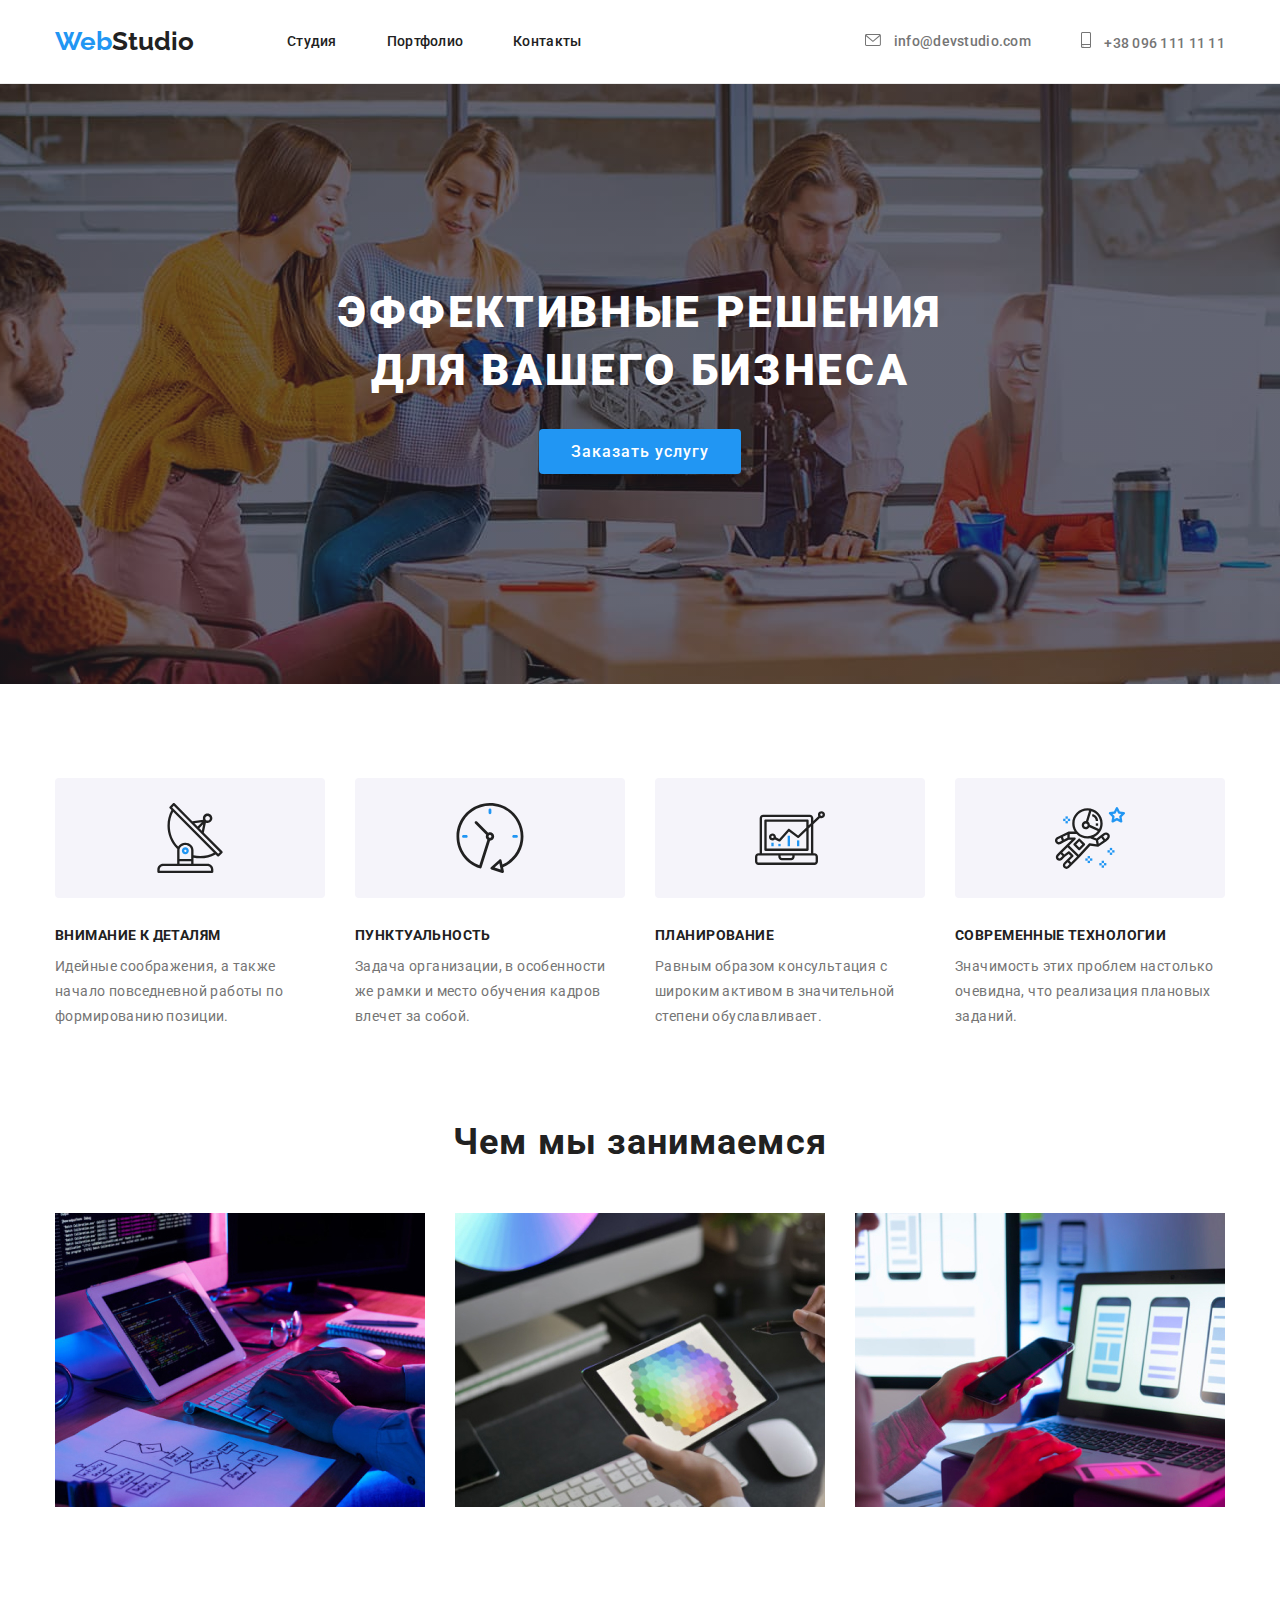
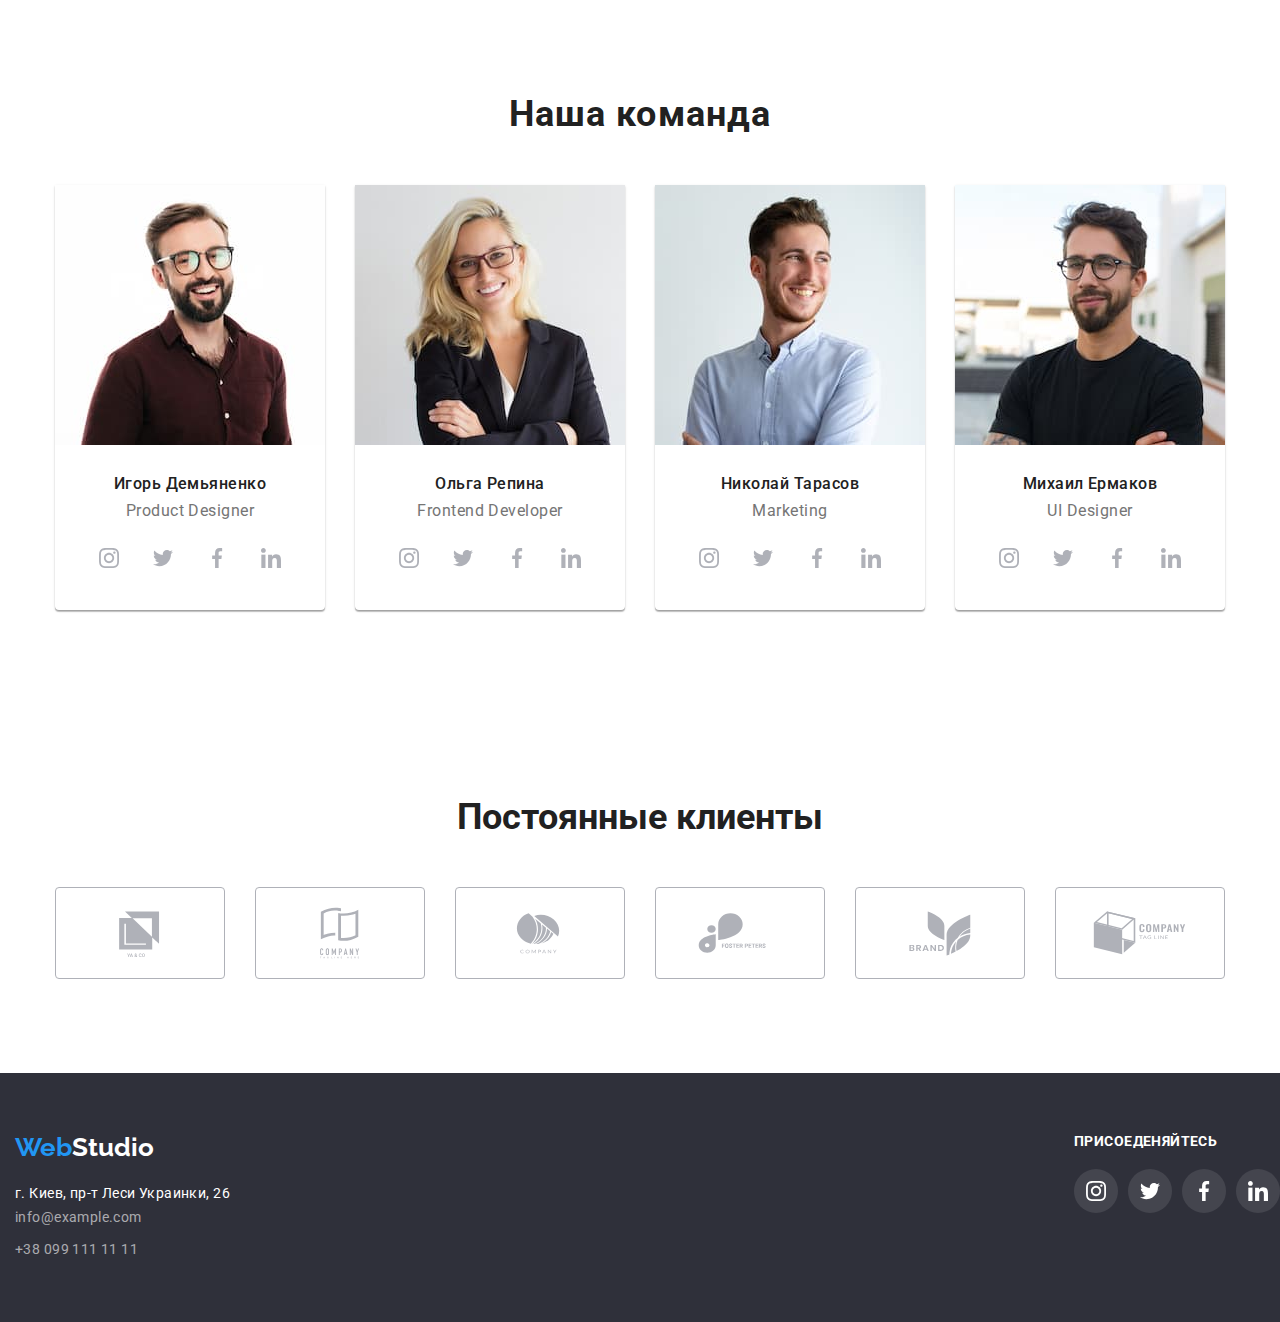
<file: index.html>
<!DOCTYPE html>
<html lang="ru">
<head>
    <meta charset="UTF-8">
    <meta http-equiv="X-UA-Compatible" content="IE=edge">
    <meta name="viewport" content="width=device-width, initial-scale=1.0">
    <title>Главная</title>
    <link rel="preconnect" href="https://fonts.gstatic.com" crossorigin>
    <link href="https://fonts.googleapis.com/css2?family=Raleway:wght@700&family=Roboto:wght@400;500;700;900&display=swap" rel="stylesheet">
    <link rel="stylesheet" href="./css/modern-normalize.css">
    <link rel="stylesheet" href="./css/reset.css">
    <link rel="stylesheet" href="./css/styles.css">

</head>
<body>
    <header class="header">
        <div class="container">
        <nav class="header-navigation">
        <a class="logo-header" href=""><span>Web</span>Studio </a>
        <ul class="list-header">
            <li class="item"><a class="link" href="">Студия</a></li>
            <li class="item"><a class="link" href="./portfolio.html">Портфолио</a></li>
            <li class="item"><a class="link" href="">Контакты</a></li>
        </ul>
        <ul class="tel-navigation">
            <li class="item item-mail">
                <a class="link link-mail" href="">
                <svg class="link-icon"  width="16" height="12">
                    <use href="./images/icons.svg#icon-envelope"></use> 
                </svg> 
                info@devstudio.com</a>
        </li>
            <li class="item item-tel"><a class="link link-tel" href="">
                <svg class="link-icon" width="10" height="16">
                    <use href="./images/icons.svg#icon-smartphone"></use>
                </svg>
                +38 096 111 11 11</a></li>
        </ul>
    </nav> 
</div>
    </header>
<main>
    <section class="section-hero">
        <h1 class="title-hero">ЭФФЕКТИВНЫЕ РЕШЕНИЯ ДЛЯ ВАШЕГО БИЗНЕСА</h1>
            <button class="button-hero" type="button">Заказать услугу</button>
        </section>
    
    <section class="section-aside">
        <div class="container">
        <ul class="section-list">
            <li>
               <div class="box-icon">
                   <svg class="box-icon-img" width="70" height="70">
                       <use href="./images/icons.svg#icon-antenna"></use>
                   </svg>
               </div>
                <h3>ВНИМАНИЕ К ДЕТАЛЯМ</h3>
            <p>Идейные соображения, а также начало повседневной работы по формированию позиции.</p>
        </li>
            <li>
                <div class="box-icon">
                    <svg class="box-icon-img" width="70" height="70">
                        <use href="./images/icons.svg#icon-clock"></use>
                    </svg>
                </div>
                <h3>ПУНКТУАЛЬНОСТЬ</h3>
            <p>Задача организации, в особенности же рамки и место обучения кадров влечет за собой.</p>
            </li>
            <li>
                <div class="box-icon">
                    <svg class="box-icon-img" width="70" height="70">
                        <use href="./images/icons.svg#icon-diagram"></use>
                    </svg>
                </div>
                <h3>ПЛАНИРОВАНИЕ</h3>
                <p>Равным образом консультация с широким активом в значительной степени обуславливает.</p>
            </li>
            <li> 
                <div class="box-icon">
                    <svg class="box-icon-img" width="70" height="70">
                        <use href="./images/icons.svg#icon-astronaut"></use>
                    </svg>
                </div>
                <h3>СОВРЕМЕННЫЕ ТЕХНОЛОГИИ</h3>
                <p>Значимость этих проблем настолько очевидна, что реализация плановых заданий.</p>
            </li>
        </ul>
    </div>
    </section>
    <section class="section section-img">
        <div class="container">
    <h2>Чем мы занимаемся</h2>
        <ul class="list">
            <li class="item">
                <img src="./images/imagea.jpg" width="370" alt="компьютер">
            </li>
            <li class="item">
                <img src="./images/imageb.jpg" width="370" alt="телефон">
            </li>
            <li class="item">
                <img src="./images/imagec.jpg" width="370" alt="цвет">
            </li>
        </ul>
    </div>
</section>
    <section class="section-team">
        <div class="container">
        <h2>Наша команда</h2>
        
        <ul class="list">
            <li class="item"><img src="./images/igor.jpg" width="270" alt="Игорь Демьяненко">
            <div class="team-item">
                <h3>Игорь Демьяненко</h3>
            <p>Product Designer</p>
            <ul class="team-social-list list">
                <li class="team-social-item">
                    <a class="team-social-link" href="">
                        <svg class="team-social-icon" width="20" height="20">
                            <use href="./images/icons.svg#icon-instagram"></use>
                        </svg>
                    </a>
                </li>
                <li class="team-social-item">
                    <a class="team-social-link" href="">
                        <svg class="team-social-icon" width="20" height="20">
                            <use href="./images/icons.svg#icon-twitter"></use>
                        </svg>
                    </a>
                </li>
                <li class="team-social-item">
                    <a class="team-social-link" href="">
                        <svg class="team-social-icon" width="20" height="20">
                            <use href="./images/icons.svg#icon-facebook"></use>
                        </svg>
                    </a>
                </li>
                <li class="team-social-item">
                    <a class="team-social-link" href="">
                        <svg class="team-social-icon" width="20" height="20">
                            <use href="./images/icons.svg#icon-linkedin"></use>
                        </svg>
                    </a>
                </li>
             </ul>
        </div>
            </li>
         <li class="item"><img src="./images/olga.jpg" width="270" alt="Ольга Репина">
        <div class="team-item">
                <h3>Ольга Репина</h3>
                <p>Frontend Developer</p>
                <ul class="team-social-list list">
                    <li class="team-social-item">
                        <a class="team-social-link" href="">
                            <svg class="team-social-icon" width="20" height="20">
                                <use href="./images/icons.svg#icon-instagram"></use>
                            </svg>
                        </a>
                    </li>
                    <li class="team-social-item">
                        <a class="team-social-link" href="">
                            <svg class="team-social-icon" width="20" height="20">
                                <use href="./images/icons.svg#icon-twitter"></use>
                            </svg>
                        </a>
                    </li>
                    <li class="team-social-item">
                        <a class="team-social-link" href="">
                            <svg class="team-social-icon" width="20" height="20">
                                <use href="./images/icons.svg#icon-facebook"></use>
                            </svg>
                        </a>
                    </li>
                    <li class="team-social-item">
                        <a class="team-social-link" href="">
                            <svg class="team-social-icon" width="20" height="20">
                                <use href="./images/icons.svg#icon-linkedin"></use>
                            </svg>
                        </a>
                    </li>
                 </ul>
            </div>
            </li>
            <li class="item"><img src="./images/nikolay.jpg" width="270" alt="Николай Тарасов">
                <div class="team-item">
                <h3>Николай Тарасов</h3>
            <p>Marketing</p>
            <ul class="team-social-list list">
                <li class="team-social-item">
                    <a class="team-social-link" href="">
                        <svg class="team-social-icon" width="20" height="20">
                            <use href="./images/icons.svg#icon-instagram"></use>
                        </svg>
                    </a>
                </li>
                <li class="team-social-item">
                    <a class="team-social-link" href="">
                        <svg class="team-social-icon" width="20" height="20">
                            <use href="./images/icons.svg#icon-twitter"></use>
                        </svg>
                    </a>
                </li>
                <li class="team-social-item">
                    <a class="team-social-link" href="">
                        <svg class="team-social-icon" width="20" height="20">
                            <use href="./images/icons.svg#icon-facebook"></use>
                        </svg>
                    </a>
                </li>
                <li class="team-social-item">
                    <a class="team-social-link" href="">
                        <svg class="team-social-icon" width="20" height="20">
                            <use href="./images/icons.svg#icon-linkedin"></use>
                        </svg>
                    </a>
                </li>
             </ul>
        </div>
        </li>
        <li class="item"><img src="./images/mihail.jpg" width="270" alt="Михаил Ермаков">
                <div class="team-item">
                <h3>Михаил Ермаков</h3>
                <p>UI Designer</p>
                <ul class="team-social-list list">
                    <li class="team-social-item">
                        <a class="team-social-link" href="">
                            <svg class="team-social-icon" width="20" height="20">
                                <use href="./images/icons.svg#icon-instagram"></use>
                            </svg>
                        </a>
                    </li>
                    <li class="team-social-item">
                        <a class="team-social-link" href="">
                            <svg class="team-social-icon" width="20" height="20">
                                <use href="./images/icons.svg#icon-twitter"></use>
                            </svg>
                        </a>
                    </li>
                    <li class="team-social-item">
                        <a class="team-social-link" href="">
                            <svg class="team-social-icon" width="20" height="20">
                                <use href="./images/icons.svg#icon-facebook"></use>
                            </svg>
                        </a>
                    </li>
                    <li class="team-social-item">
                        <a class="team-social-link" href="">
                            <svg class="team-social-icon" width="20" height="20">
                                <use href="./images/icons.svg#icon-linkedin"></use>
                            </svg>
                        </a>
                    </li>
                 </ul>
            </div>
                </li>
            
        </ul>
    </div>
    </section>
    <section class="section section-client">
<h2>Постоянные клиенты</h2>
<ul class="client-list ">

    <li class="client-item">
        <a class="client-link" href="">
            <svg class="client-icon" width="106" height="60">
                <use href="./images/icons.svg#icon-Logo-1"></use>
            </svg>
        </a>
    </li>

<li class="client-item">
        <a class="client-link" href="">
            <svg class="client-icon" width="106" height="60">
                <use href="./images/icons.svg#icon-Logo-2"></use>
            </svg>
        </a>
    </li>
  
   
    <li class="client-item">
        <a class="client-link" href="">
            <svg class="client-icon" width="106" height="60">
                <use href="./images/icons.svg#icon-Logo-3"></use>
            </svg>
        </a>
    </li>


<li class="client-item">
        <a class="client-link" href="">
            <svg class="client-icon" width="106" height="60">
                <use href="./images/icons.svg#icon-Logo-4"></use>
            </svg>
        </a>
    </li>

   
    <li class="client-item">
        <a class="client-link" href="">
            <svg class="client-icon" width="106" height="60">
                <use href="./images/icons.svg#icon-Logo-5"></use>
            </svg>
        </a>
    </li>

    
    <li class="client-item">
        <a class="client-link" href="">
            <svg class="client-icon" width="106" height="60">
                <use href="./images/icons.svg#icon-Logo-6"></use>
            </svg>
        </a>
    </li>

   
</ul>
    </section>
</main>
<footer>
    <section class="section-footer">
        <div class="container container-footer">
   <a class="logo-footer" href=""><span class="web">Web</span>Studio</a>
    <address class="address">
     <p> г. Киев, пр-т Леси Украинки, 26 </p> 
    <a class="link" href="info@example.com">info@example.com </a> 
    <a class="link link-tel" href="tel:+380991111111">+38 099 111 11 11 </a> 
</address>  
</div>
<div class="join-contacs">
    <p class="join-text">ПРИСОЕДЕНЯЙТЕСЬ</p>
    <ul class="join-list">
        <li class="join-item">
            <a class="join-link" href="">
                <svg class="join-icon" width="20" height="20">
                    <use href="./images/icons.svg#icon-instagram"></use>
                </svg>
            </a>
        </li>
        <li class="join-item">
            <a class="join-link" href="">
                <svg class="join-icon" width="20" height="20">
                    <use href="./images/icons.svg#icon-twitter"></use>
                </svg>
            </a>
        </li>
        <li class="join-item">
            <a class="join-link" href="">
                <svg class="join-icon" width="20" height="20">
                    <use href="./images/icons.svg#icon-facebook"></use>
                </svg>
            </a>
        </li>
        <li class="join-item">
            <a class="join-link" href="">
                <svg class="join-icon" width="20" height="20">
                    <use href="./images/icons.svg#icon-linkedin"></use>
                </svg>
            </a>
        </li>
     </ul>
</div>

</section>

</footer>
</body>
</html>
</file>
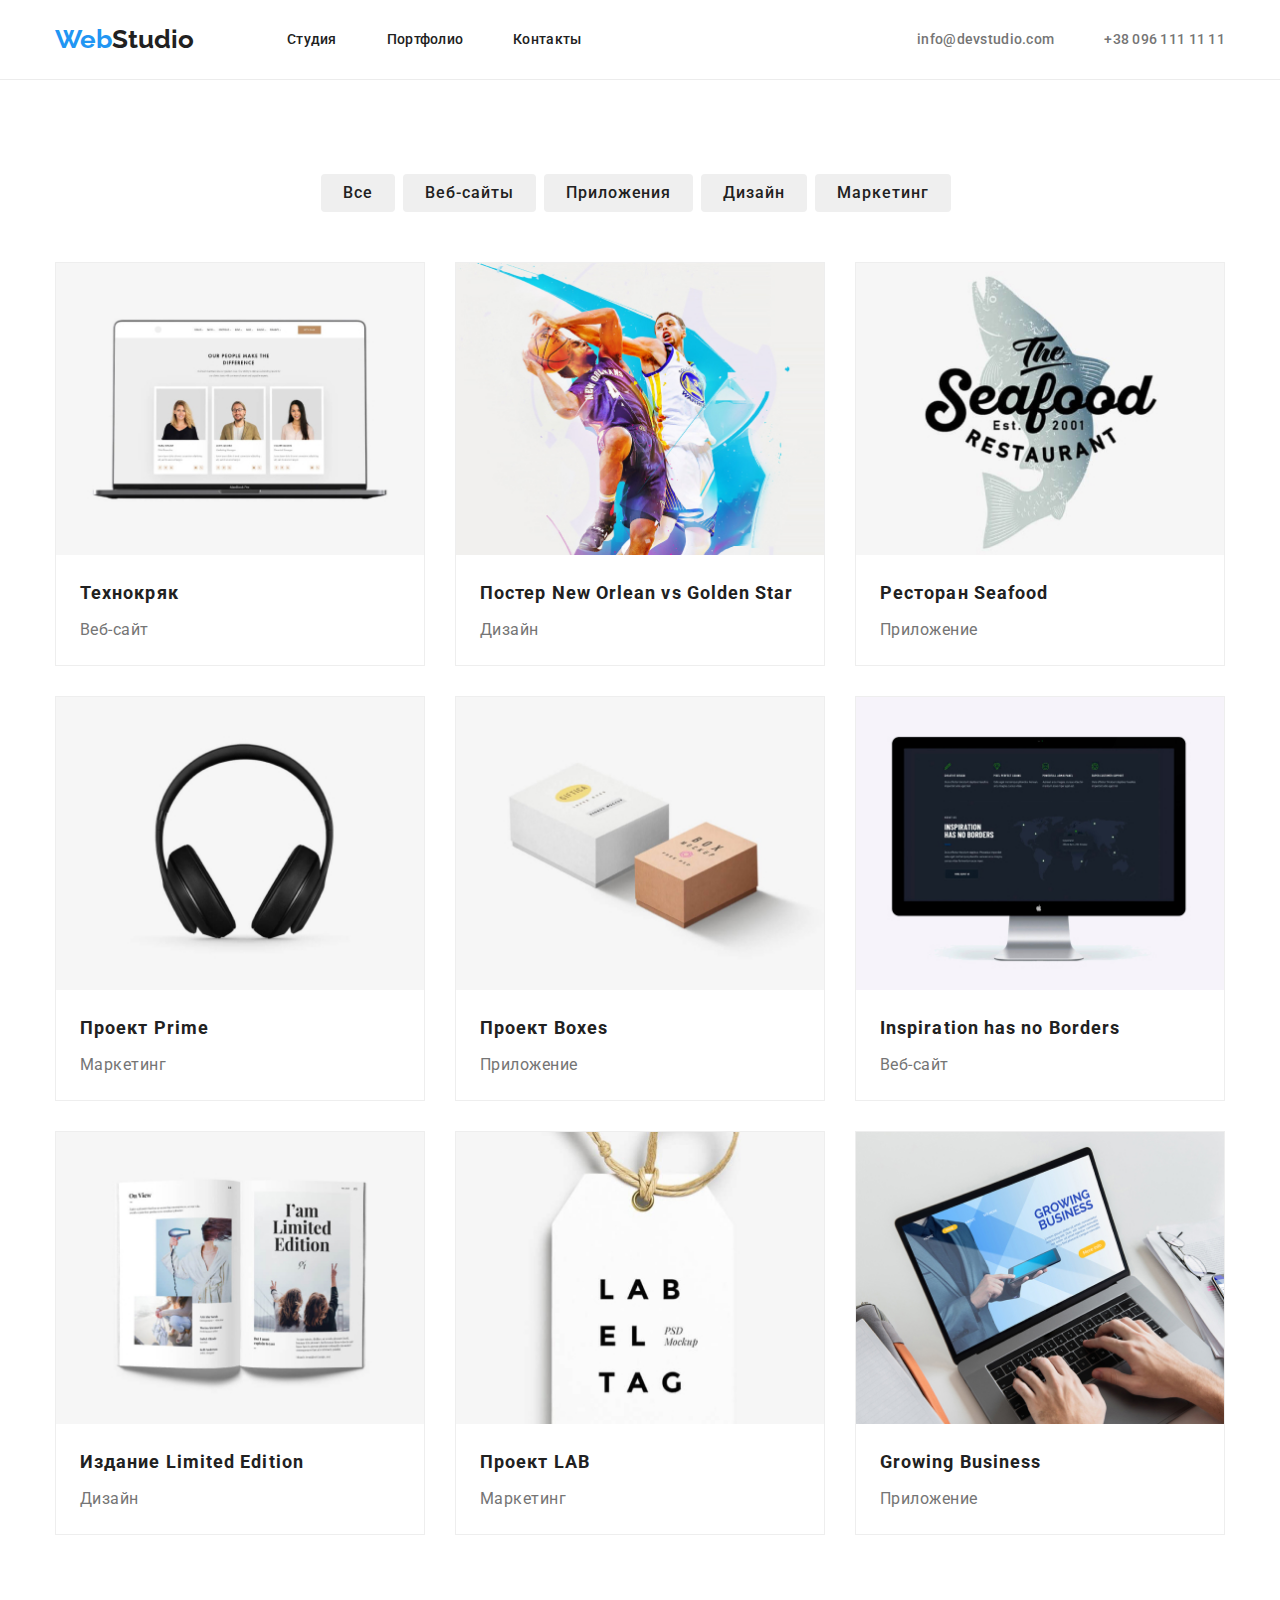
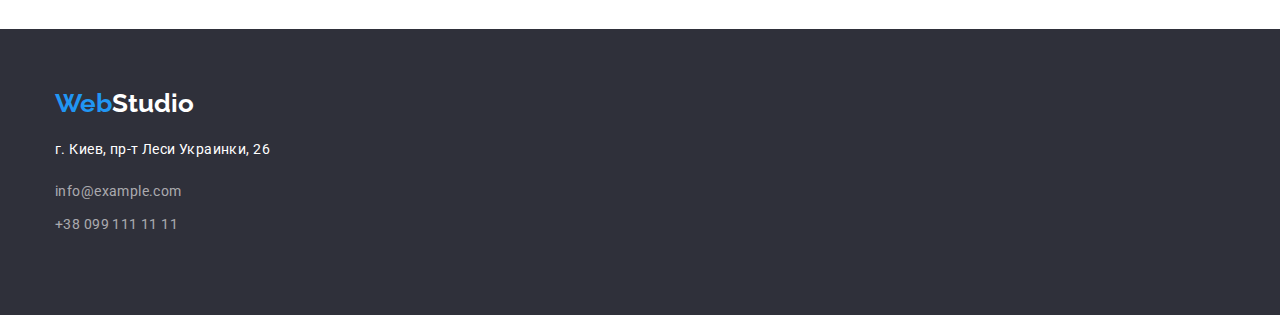
<file: portfolio.html>
<!DOCTYPE html>
<html lang="ru">
<head>
    <meta charset="UTF-8">
    <meta http-equiv="X-UA-Compatible" content="IE=edge">
    <meta name="viewport" content="width=device-width, initial-scale=1.0">
    <title>Портфолио</title>
    <link href="https://fonts.googleapis.com/css2?family=Raleway:wght@700&family=Roboto:wght@400;500;700;900&display=swap" rel="stylesheet">
    <link rel="stylesheet" href="./css/modern-normalize.css" />
    <link rel="stylesheet" href="./css/reset.css">
    <link rel="stylesheet" href="./css/styles.css">
</head>
<body>
    <header class="header">
        <div class="container">
        <nav class="header-navigation">
            <a class="logo-header" href=""><span>Web</span>Studio </a>
            <ul class="list-header">
                <li class="item"><a class="link" href="index.html">Студия</a></li>
                <li class="item"><a class="link" href="./portfolio.html">Портфолио</a></li>
                <li class="item"><a class="link" href="">Контакты</a></li>
            </ul>
            <ul class="tel-navigation">
                <li class="item"><a class="link" href="">info@devstudio.com</a></li>
                <li class="item"><a class="link" href="">+38 096 111 11 11</a></li>
            </ul>
        </nav>
    </div>
        </header>
    <main>
        <section class="button-portfolio">
            <div class="container">
            <ul class="list-portfolio">
            <li class="item-button"><button type="button">Все</button></li>
            <li class="item-button"><button type="button">Веб-сайты</button></li>
            <li class="item-button"><button type="button">Приложения</button></li>
            <li class="item-button"><button type="button">Дизайн</button></li>
            <li class="item-button"><button type="button">Маркетинг</button></li>
            </ul>
        <ul class="list-image">
            <li class="item">
        <img src="./images/portfolio/computer.jpg" width="370px" alt="Технокряк">
        <div class="subtitle">
            <h3>Технокряк</h3>
        <p>Веб-сайт</p>
        </div>
            </li>
            <li class="item">
        <img src="./images/portfolio/bascket.jpg" width="370px" alt="Постер New Orlean vs Golden Star">
        <div class="subtitle">
        <h3>Постер New Orlean vs Golden Star</h3>
        <p>Дизайн</p>
    </div>
            </li>
            <li class="item">
        <img src="./images/portfolio/seafood.jpg" width="370px" alt="Ресторан Seafood">
        <div class="subtitle">
        <h3>Ресторан Seafood</h3>
        <p>Приложение</p>
    </div>
            </li>
            <li class="item">
        <img src="./images/portfolio/pods.jpg" width="370px" alt="Проект Prime">
        <div class="subtitle">
        <h3>Проект Prime</h3>
        <p>Маркетинг</p>
    </div>
            </li>
            <li class="item">
        <img src="./images/portfolio/box.jpg" width="370px" alt="Проект Boxes">
        <div class="subtitle">
        <h3>Проект Boxes</h3>
        <p>Приложение</p>
    </div>
            </li>
            <li class="item">
        <img src="./images/portfolio/comp.jpg" width="370px" alt="Inspiration has no Borders">
        <div class="subtitle">
        <h3>Inspiration has no Borders</h3>
        <p>Веб-сайт</p>
    </div>
            </li>
            <li class="item">
        <img src="./images/portfolio/edition.jpg" width="370px" alt="Издание Limited Edition">
        <div class="subtitle">
        <h3>Издание Limited Edition</h3>
        <p>Дизайн</p>
    </div>
            </li>
            <li class="item">
        <img src="./images/portfolio/labelteg.jpg" width="370px" alt="Проект LAB">
        <div class="subtitle">
        <h3>Проект LAB</h3>
        <p>Маркетинг</p>
    </div>
            </li>
            <li class="item">
        <img src="./images/portfolio/busines.jpg" width="370px" alt="Growing Business">
        <div class="subtitle">
        <h3>Growing Business</h3>
        <p>Приложение</p>
    </div>
            </li>
            </ul> 
        </div>
        </section>
    </main>
    <footer>
        <section class="section-footer footer-portfolio">
            <div class="container">
        <a class="logo-footer" href=""> <span class="web">Web</span>Studio</a>
        <address class="address">
        <p> г. Киев, пр-т Леси Украинки, 26 </p> <br/>
        <a class="link" href="info@example.com">info@example.com </a> <br/>
        <a class="link link-tel" href="tel:+380991111111">+38 099 111 11 11 </a> <br/>
    </div>
    </section>
    </address>  
    </footer>
</body>
</html>
</file>
<file: css/styles.css>
:root {
  --body-color: #212121;
  --main-color: #757575;
  --primery-white-color: #ffffff;
  --accent-color: #2196f3;
}
body {
  font-family: roboto;
  color: var(--body-color);
}

.button li {
  list-style: none;
  cursor: pointer;
}

.container {
  width: 1200px;
  padding-left: 15px;
  padding-right: 15px;
  margin: 0 auto;
}

img {
  display: block;
  max-width: 100%;
  height: auto;
}


/* logo-header */
.logo-header {
  color: var(--body-color);
  text-decoration: none;
  font-family: raleway;
  font-weight: 700;
  font-size: 26px;
  line-height: 1.1;
  
}
.logo-header span {
  color: var(--accent-color);
}





/* header-navigation*/
.header{
  border-bottom: 1px solid #ECECEC;
}

.header-navigation {
  display: flex;
  align-items: center;
  justify-content: center;
}
.list-header {
  display: flex;
  margin-left: 93px;
}

.list-header .item:not(:last-child) {
  margin-right: 50px;

}
.list-header .link:focus,
.list-header .link:hover {
  color: var(--accent-color);
}

.list-header .link {
  color: var(--body-color);
  text-decoration: none;
  list-style: none;
  font-weight: 500;
  font-size: 14px;
  line-height: 1.1;
  letter-spacing: 0.02em;
  cursor: pointer;
  
  display: block;
  padding-top: 32px;
  padding-bottom: 32px;
}

/* tel-navigaion*/

.tel-navigation  {
  display: inline-flex;
  margin-left: auto;
}

.tel-navigation .link:focus:focus,
.tel-navigation .link:hover {
  color: var(--accent-color);
}

.tel-navigation .link {
  color: var(--main-color);
  text-decoration: none;
  font-size: 14px;
  font-weight: 500;
  line-height: 1.1;
  letter-spacing: 0.02em;
  cursor: pointer;

  display: block;
  padding-top: 32px;
  padding-bottom: 32px;
}

.tel-navigation .item:not(:last-child) {
  margin-right: 50px;
}

.item-mail{
  display: flex;
  align-items: center;
  justify-content: center;
}

.link-mail,.link-tel{
  display: flex;
  align-items: center;
  justify-content: center;
}


.link-icon{
  fill: currentColor;
  margin-right: 10px;
}

.link-icon:hover,
.link-icon:focus{
  fill: currentColor;
}


.link:hover,
.link:focus{
  color: var(--accent-color);
}


/* section-hero */
.section-hero {
  text-align:center;
  padding-bottom: 210px;
  padding-top: 200px;
  background-image: linear-gradient(rgba(47, 48, 58, 0.4),rgba(47, 48, 58, 0.4)), url(../images/hero-bg.jpg);
  background-repeat: no-repeat;
  background-position: center;
  background-size: cover;
}



.section-hero .title-hero {
  color:var(--primery-white-color);
  font-weight: 900;
  font-size: 44px;
  line-height: 1.3;
  text-align: center;
  letter-spacing: 0.06em;
  margin-bottom: 40px;
  max-width: 696px;

  display: inline-block;
  align-items: center;
  margin-bottom: 30px;
  text-align: center;
  
}

.section-hero h3 {
  color: var(--body-color);
  margin-bottom: 10px;
}
.section-hero p {
  color: var(--main-color);
}
/* button */
.button-hero {
  display: block;
  text-align:center ;
  color: var(--primery-white-color);
  font-family: roboto;
  font-weight: 500;
  font-size: 16px;
  line-height: 1.6;
  letter-spacing: 0.06em;
  cursor: pointer;
  border-radius: 4px;
  border-style: none;
  
  padding: 10px 32px;
  background: var(--accent-color);
  box-shadow: 0px 4px 4px rgba(0, 0, 0, 0.15);
}

.button-hero {
  margin: 0 auto;
  text-align: center;
}
/* Section team */
.section-aside{
  padding-top: 94px;
  padding-bottom: 94px;
}

.section-list li{
  width: 270px;
}

.section-list h3 {
  font-weight: 700;
  font-size: 14px;
  line-height: 1.1;
  letter-spacing: 0.03em;
  margin-bottom: 10px;
}
.section-list p {
  color: var(--main-color);
  font-weight: 400;
  font-style: normal;
  font-size: 14px;
  line-height: 1.8;
  letter-spacing: 0.03em;
}


.section-list li{
  margin-right: 30px;
}

.section-list li:last-child{
  margin-right: 0px;
}

.section-list {
  display: flex;
  }
  
  .section-img h2 {
    font-weight: 700;
    font-size: 36px;
    text-align: center;
    line-height: 1.1;
    letter-spacing: 0.03em;
    margin-bottom: 50px;
  }

.box-icon{
  width: 270px;
  height: 120px;
  background-color:#F5F4FA;
  border-radius: 4px;
  display: flex;
  align-items: center;
  justify-content: center;
  margin-bottom: 30px;
}




  .section-img .list{
    display: flex;
    align-items: center;
    justify-content: center;
}

.section-img .item{
  margin-right: 30px;
}
.section-img .item:last-child{
  margin-right: 0px;
}

.section-img{
  padding-bottom: 94px;
}

/* section-team*/

.section-team{
  padding-top: 94px;
  padding-bottom: 94px;
}

  .section-team h2 {
    font-weight: 700;
    font-size: 36px;
    text-align: center;
    line-height: 1.1;
    letter-spacing: 0.03em;
    margin-bottom: 50px;
  }
  
  .section-team h3 {
    font-weight: 500;
    font-size: 16px;
    line-height: 1.1;
    letter-spacing: 0.03em;
    text-align: center;
  }
  
  .section-team p {
    font-weight: 400;
    font-size: 16px;
    color:#757575;
    line-height: 1.1;
    letter-spacing: 0.03em;
    text-align: center;
    margin-top: 10px;
    margin-bottom: 16px;
  }

  .team-item{
padding-top: 30px;
padding-bottom: 30px;
  }
  
  .section-team .list{
    display: flex;
    align-items: center;
  justify-content: center;
  }

  .section-team .item{
    margin-right: 30px;
    box-sizing: border-box;
    box-shadow: 0px 1px 3px rgba(0, 0, 0, 0.12), 0px 1px 1px rgba(0, 0, 0, 0.14), 0px 2px 1px rgba(0, 0, 0, 0.2);
border-radius: 0px 0px 4px 4px;
  }
  .section-team .item:last-child{
    margin-right: 0px;
  }

  .team-social-list{
    display: flex;
    justify-content: center;
  }
    .team-social-item{
      width: 44px;
      height: 44px;
    }

    .team-social-item+.team-social-item{
      margin-left: 10px;
    }
 
    .team-social-link{
      
      width: 100%;
      height: 100%;
      display: inline-block;
      border-radius: 50%;
      display: flex;
      align-items: center;
      justify-content: center;
      color: #AFB1B8;
      }

      .team-social-icon{
        fill: currentColor;
      }

      .team-social-link:hover,
      .team-social-link:focus{
  background-color:var(--accent-color);
      color: #ffffff;
}





.team-social-link:hover,
.team-social-link:focus{
  fill: #ffffff;
}
  

.section-client{
  padding-top: 94px;
  padding-bottom: 94px;
}


.section-client h2{
  font-weight: 700;
  font-style: normal;
  font-size: 36px;
  line-height: 1.1;
  text-align: center;
  margin-bottom: 50px;
}


.client-list{
  display: flex;
  justify-content: center;
  align-items: center;
}


.client-item{
 
  display: flex;
  justify-content: center;
    align-items: center;
    width: 170px;
    height:92px;
   
  }

  
   .client-link {
      fill:#AFB1B8;
      width: 170px;
      height: 92px;
      display: flex;
      border: 1px solid #AFB1B8;
      border-radius: 4px;
      padding: 16px 32px;
    }

  
  .client-link:hover,
  .client-link:focus{
    fill:var(--accent-color);
  }

  .client-icon:hover{
    fill: var(--accent-color)

  }




.client-item + .client-item{
  margin-left: 30px;
}

  /* footer */


.section-footer {
  background-color: #2F303A;
  padding-top: 60px;
  padding-bottom: 60px;
  display: flex;
 }

.logo-footer {
  color: var(--primery-white-color);
  text-decoration: none;
  font-family: raleway;
  font-weight: 700;
  font-size: 26px;
  line-height: 1.1;
  display: block;
  margin-bottom: 20px;
  
}

.logo-footer .web {
  color: var(--accent-color);
}
.logo-footer span {
  color: var(--primery-white-color);
}

.address p {
  font-family: Roboto;
  font-style: normal;
  font-weight: 400;
  font-size: 14px;
  line-height: 1.7;
  letter-spacing: 0.03em;
  
}
.address .link {
  color: #FFFFFF99;
  font-family: Roboto;
  font-style: normal;
  font-weight: 400;
  text-decoration: none;
  font-size: 14px;
  line-height: 1.7;
  letter-spacing: 0.03em;
  margin-top: 9px;
  
}



.address p{
  color: var(--primery-white-color);
}
.address .link-tel{
  display: block;
}

.join-list{
  display: flex;
  justify-content: center;
}

.join-text{
  display: flex;
   color: #fff;
   font-weight: 700;
   font-size: 14px;
   font-style: normal;
   letter-spacing: 1.1;
   letter-spacing: 0.03em;
   }
 

.join-item{
  display: flex;
  justify-content: center;
  align-items: center;
  width: 44px;
  height: 44px;
  background: rgba(255, 255, 255, 0.1);
  border-radius: 50%;
  margin-top: 20px;
}

.join-item + .join-item{
  margin-left: 10px;
}

.join-item:hover,
.join-item:focus{
  fill: currentColor;
  background: var(--accent-color);
cursor: pointer;
}


.join-link{
  display: flex;
  color: #fff;
}

.join-icon{
  fill:currentColor;
}


/*portfolio*/

.list-portfolio{
display: flex;
justify-content: center;

padding-bottom: 50px;
}

.button-portfolio {
padding-top: 94px;
padding-bottom: 94px;
}


.item-button button{
  text-align: center;
  font-family: roboto;
  font-style: normal;
  color: var(--body-color);
  font-weight: 500;
  font-size: 16px;
  line-height: 1.6;
  letter-spacing: 0.06em;
  cursor: pointer;
  border-radius: 4px;
border-style: none;
color: var(--body-color);
margin-right: 8px;
padding: 6px 22px;
}
.item-button button:focus,
.item-button button:hover{
background: var(--accent-color);
color: var(--primery-white-color);
}

.list-image{
  display: flex;
  flex-wrap: wrap;
}


.list-image .item{
  width: 370px;
  margin-right: 30px;
  border: 1px solid #EEEEEE;
  margin-bottom: 30px;
}

.list-image .item:hover,
.list-image .item:focus{
  box-shadow: 0px 1px 3px rgba(0, 0, 0, 0.12), 0px 1px 1px rgba(0, 0, 0, 0.14), 0px 2px 1px rgba(0, 0, 0, 0.2);
border-radius: 0px 0px 4px 4px;
cursor: pointer;
}

.list-image .item:nth-last-child(-n+3){
  margin-bottom: 0px;
}

.list-image .item:nth-child(3n+3){
  margin-right: 0;
}

.subtitle h3{
  font-family: Roboto;
  font-style: normal;
  font-weight: 700;
  font-size: 18px;
  line-height: 2;
  letter-spacing: 0.06em;
  color: #212121;
  
}
.subtitle p {
  font-size: 16px;
  font-weight: 400;
  letter-spacing: 0.03em;
  width: 270px;
  color:#757575;
  margin-top: 4px;
  line-height: 1.87;
}

.subtitle {
  padding: 20px 24px;
}
</file>
